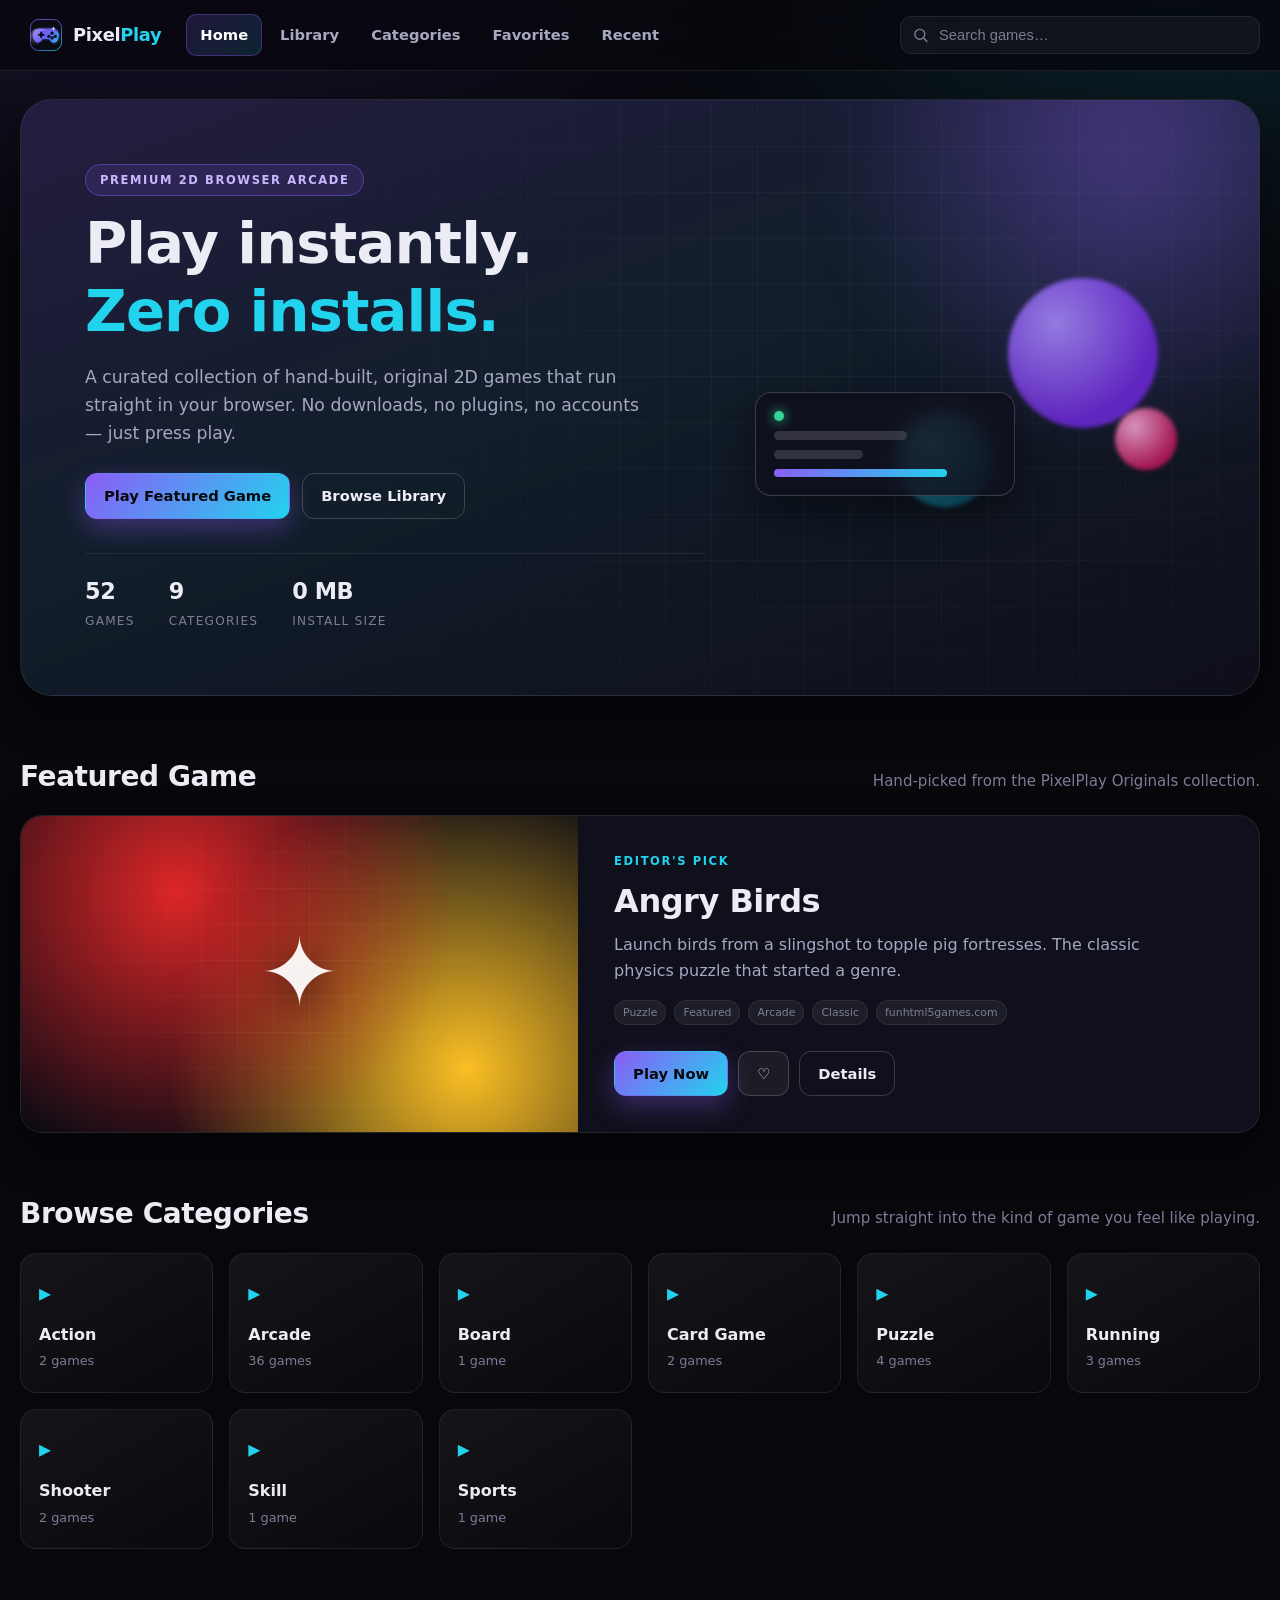
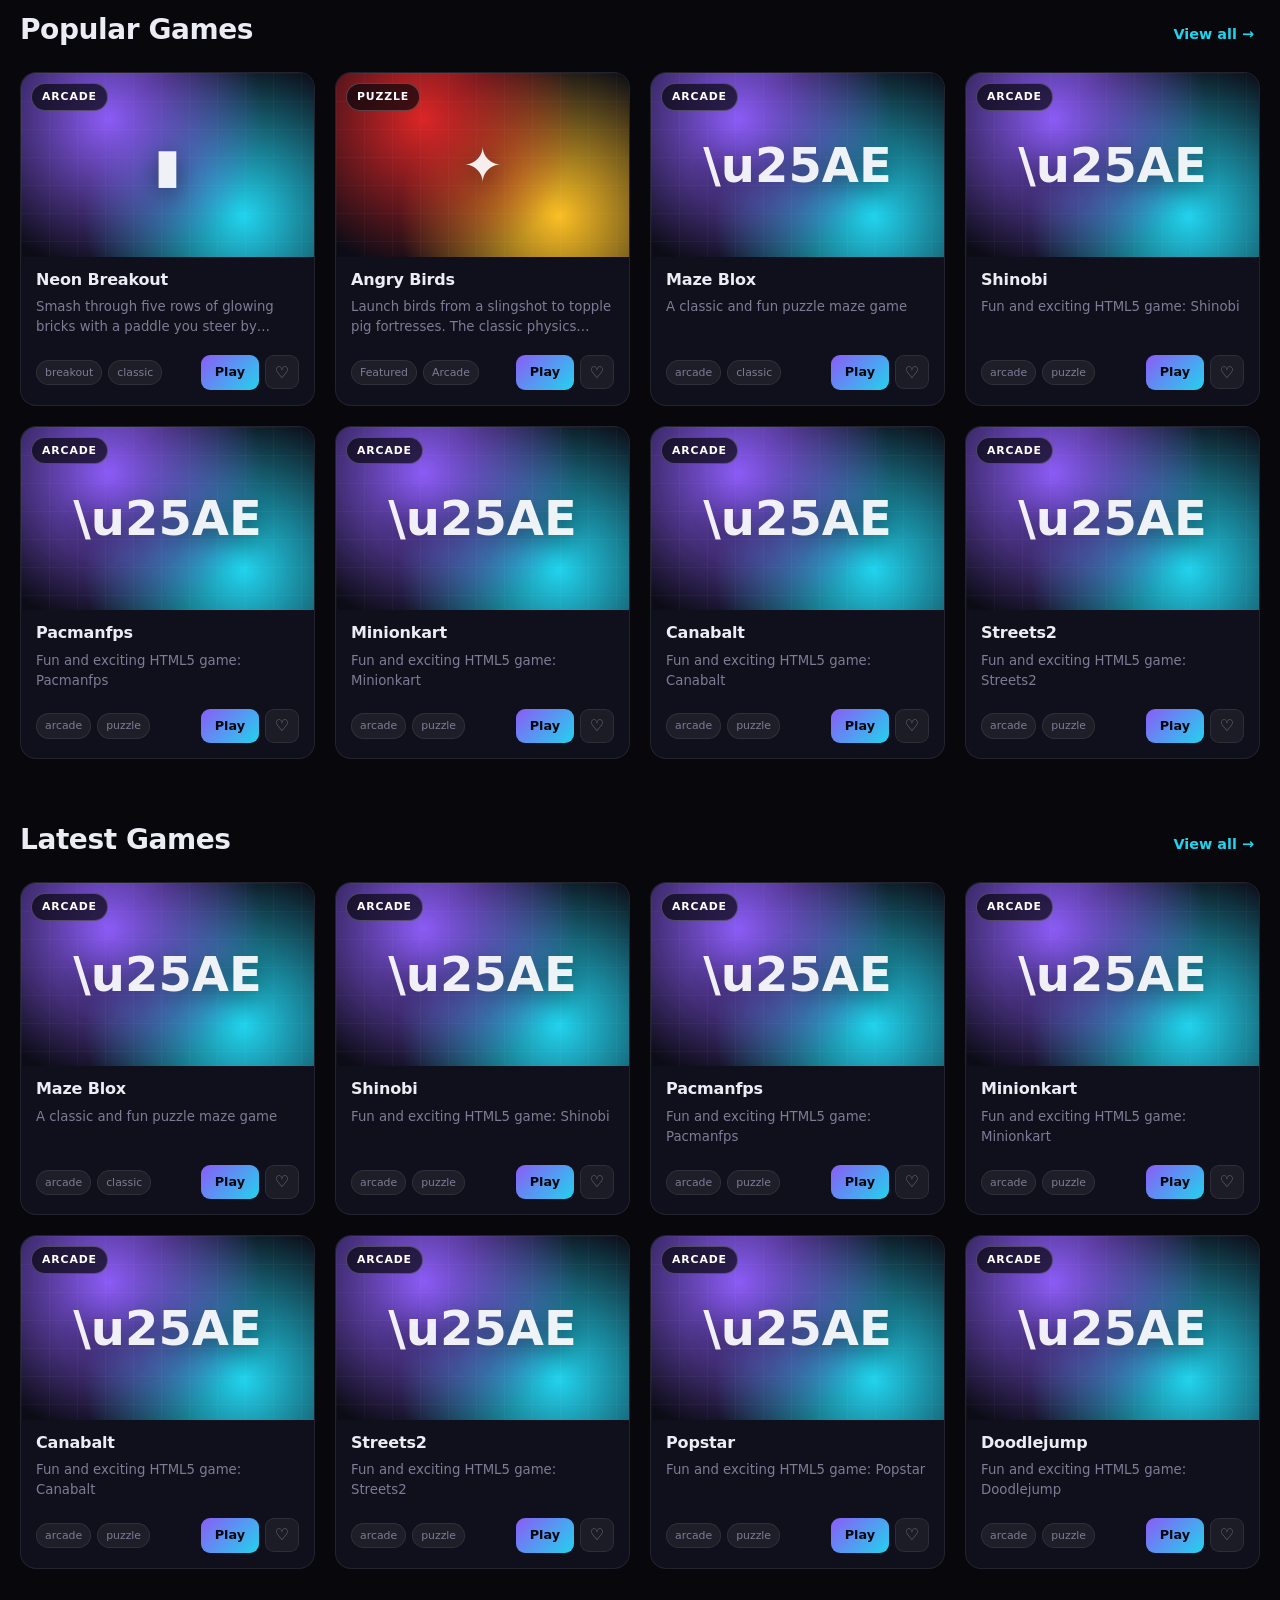
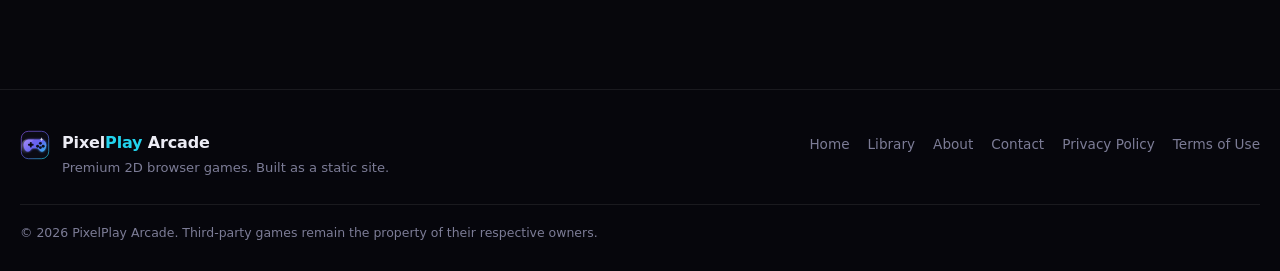
<file: index.html>
<!DOCTYPE html>
<html lang="en">
<head>
<meta charset="utf-8" />
<meta name="viewport" content="width=device-width, initial-scale=1" />
<meta name="theme-color" content="#07070c" />
<title>PixelPlay Arcade — Premium 2D Browser Games</title>
<meta name="description" content="PixelPlay Arcade is a premium, dark-themed browser arcade. Play original 2D games instantly — no installs, no plugins, no downloads." />
<link rel="icon" type="image/svg+xml" href="icon.svg" />
<link rel="stylesheet" href="style.css" />
</head>
<body>
<a class="skip-link" href="#main">Skip to main content</a>

<!-- ============================== HEADER ============================== -->
<header class="site-header" id="site-header">
  <div class="header-inner">
    <button type="button" class="brand" data-nav="home" aria-label="PixelPlay Arcade — go to home">
      <img class="brand-mark" src="icon.svg" alt="" width="34" height="34" />
      <span class="brand-text">Pixel<span class="accent">Play</span></span>
    </button>

    <nav class="primary-nav" id="primary-nav" aria-label="Primary">
      <button type="button" class="nav-link" data-nav="home">Home</button>
      <button type="button" class="nav-link" data-nav="library">Library</button>
      <button type="button" class="nav-link" data-nav="categories">Categories</button>
      <button type="button" class="nav-link" data-nav="favorites">Favorites</button>
      <button type="button" class="nav-link" data-nav="recent">Recent</button>
    </nav>

    <form class="search-form" id="search-form" role="search" autocomplete="off">
      <label class="visually-hidden" for="search-input">Search games</label>
      <svg class="search-icon" viewBox="0 0 24 24" aria-hidden="true" focusable="false">
        <circle cx="11" cy="11" r="7" fill="none" stroke="currentColor" stroke-width="2"/>
        <path d="M16.4 16.4 21 21" fill="none" stroke="currentColor" stroke-width="2" stroke-linecap="round"/>
      </svg>
      <input id="search-input" class="search-input" type="search" placeholder="Search games…" aria-describedby="search-hint" />
      <span id="search-hint" class="visually-hidden">Results update as you type.</span>
      <button type="button" class="search-clear" id="search-clear" aria-label="Clear search" hidden>&times;</button>
    </form>

    <button type="button" class="menu-toggle" id="menu-toggle" aria-expanded="false" aria-controls="primary-nav" aria-label="Toggle navigation menu">
      <span class="menu-bars" aria-hidden="true"></span>
    </button>
  </div>
</header>

<main id="main">

  <!-- ============================== HOME ============================== -->
  <section class="view" data-view="home" id="view-home">

    <section class="hero" aria-labelledby="hero-title">
      <div class="hero-glow" aria-hidden="true"></div>
      <div class="hero-grid-lines" aria-hidden="true"></div>
      <div class="hero-content">
        <p class="eyebrow">Premium 2D Browser Arcade</p>
        <h1 id="hero-title">Play instantly.<br /><span class="accent">Zero installs.</span></h1>
        <p class="hero-copy">
          A curated collection of hand-built, original 2D games that run straight in your browser.
          No downloads, no plugins, no accounts — just press play.
        </p>
        <div class="hero-actions">
          <button type="button" class="btn btn-primary" id="hero-play-featured">Play Featured Game</button>
          <button type="button" class="btn btn-ghost" data-nav="library">Browse Library</button>
        </div>
        <dl class="hero-stats">
          <div><dt>Games</dt><dd id="stat-games">—</dd></div>
          <div><dt>Categories</dt><dd id="stat-categories">—</dd></div>
          <div><dt>Install size</dt><dd>0 MB</dd></div>
        </dl>
      </div>
      <div class="hero-art" aria-hidden="true">
        <div class="orb orb-a"></div>
        <div class="orb orb-b"></div>
        <div class="orb orb-c"></div>
        <div class="art-card">
          <span class="art-dot"></span>
          <span class="art-line w60"></span>
          <span class="art-line w40"></span>
          <span class="art-bar"></span>
        </div>
      </div>
    </section>

    <section class="section" id="featured-section" aria-labelledby="featured-title">
      <header class="section-head">
        <h2 id="featured-title">Featured Game</h2>
        <p class="section-sub">Hand-picked from the PixelPlay Originals collection.</p>
      </header>
      <div id="featured-mount" class="featured-mount" aria-live="polite"></div>
    </section>

    <section class="section" id="categories-section" aria-labelledby="categories-title">
      <header class="section-head">
        <h2 id="categories-title">Browse Categories</h2>
        <p class="section-sub">Jump straight into the kind of game you feel like playing.</p>
      </header>
      <div id="category-grid" class="category-grid"></div>
    </section>

    <section class="section" id="popular-section" aria-labelledby="popular-title">
      <header class="section-head">
        <h2 id="popular-title">Popular Games</h2>
        <button type="button" class="link-btn" data-nav="library">View all &rarr;</button>
      </header>
      <div id="popular-grid" class="game-grid"></div>
    </section>

    <section class="section" id="latest-section" aria-labelledby="latest-title">
      <header class="section-head">
        <h2 id="latest-title">Latest Games</h2>
        <button type="button" class="link-btn" data-nav="library">View all &rarr;</button>
      </header>
      <div id="latest-grid" class="game-grid"></div>
    </section>

  </section>

  <!-- ============================== LIBRARY ============================== -->
  <section class="view" data-view="library" id="view-library" hidden>
    <header class="page-head">
      <h1>Game Library</h1>
      <p class="page-sub" id="library-summary">Loading catalog…</p>
    </header>

    <div class="filter-bar">
      <div class="chips" id="category-chips" role="group" aria-label="Filter games by category"></div>
      <div class="sort-wrap">
        <label for="sort-select">Sort by</label>
        <select id="sort-select" class="select">
          <option value="popular">Most Popular</option>
          <option value="newest">Newest</option>
          <option value="title">A – Z</option>
        </select>
      </div>
    </div>

    <div id="library-status" class="state-block" hidden></div>
    <div id="library-grid" class="game-grid" aria-live="polite"></div>
  </section>

  <!-- ============================== FAVORITES ============================== -->
  <section class="view" data-view="favorites" id="view-favorites" hidden>
    <header class="page-head">
      <h1>Favorites</h1>
      <p class="page-sub">Games you have starred. Saved locally in this browser.</p>
    </header>
    <div id="favorites-empty" class="state-block" hidden>
      <h2>No favorites yet</h2>
      <p>Tap the heart on any game card to save it here.</p>
      <button type="button" class="btn btn-primary" data-nav="library">Browse the library</button>
    </div>
    <div id="favorites-grid" class="game-grid"></div>
  </section>

  <!-- ============================== RECENT ============================== -->
  <section class="view" data-view="recent" id="view-recent" hidden>
    <header class="page-head">
      <h1>Recently Played</h1>
      <p class="page-sub">Your last 12 games, most recent first.</p>
      <button type="button" class="btn btn-ghost btn-sm" id="recent-clear">Clear history</button>
    </header>
    <div id="recent-empty" class="state-block" hidden>
      <h2>Nothing played yet</h2>
      <p>Your play history will appear here after your first game.</p>
      <button type="button" class="btn btn-primary" data-nav="library">Find a game</button>
    </div>
    <div id="recent-grid" class="game-grid"></div>
  </section>

  <!-- ============================== INFO PAGES ============================== -->
  <section class="view" data-view="info" id="view-info" hidden>
    <article class="info-block" data-info="about" hidden>
      <h1>About PixelPlay Arcade</h1>
      <p>PixelPlay Arcade is a static, premium-feeling 2D browser arcade. Every game in the
        <em>PixelPlay Originals</em> collection is an original implementation written directly into this
        website's single JavaScript file — no third-party engines, no tracking, no accounts.</p>
      <h2>How it works</h2>
      <p>The site loads its catalog from a single <code>games.json</code> file. Built-in games run on an
        HTML5 canvas. Authorized third-party games can be embedded as iframes when the provider
        explicitly permits embedding.</p>
      <h2>Our rules</h2>
      <ul>
        <li>We only embed games that explicitly permit embedding.</li>
        <li>We never bypass paywalls, anti-bot protection, or licence restrictions.</li>
        <li>We never republish third-party game files without permission.</li>
      </ul>
    </article>

    <article class="info-block" data-info="contact" hidden>
      <h1>Contact</h1>
      <p>Questions, licensing requests, or a game you would like removed?</p>
      <ul class="contact-list">
        <li><strong>General:</strong> hello@example.com</li>
        <li><strong>Licensing:</strong> licensing@example.com</li>
        <li><strong>Takedown requests:</strong> legal@example.com</li>
      </ul>
      <p class="muted">Replace these placeholder addresses with your own before publishing.
        This is a static site — no contact form is submitted anywhere.</p>
    </article>

    <article class="info-block" data-info="privacy" hidden>
      <h1>Privacy Policy</h1>
      <p>PixelPlay Arcade is a static website. It does not run a backend and does not create accounts.</p>
      <h2>Data we store</h2>
      <p>Your favorites and recently played list are stored in your browser's
        <code>localStorage</code> under the keys <code>pixelplay.favorites.v1</code> and
        <code>pixelplay.recent.v1</code>. This data never leaves your device and can be cleared at any
        time from the Recently Played page or your browser settings.</p>
      <h2>Third-party embeds</h2>
      <p>If a game is provided by a third-party embed, that provider may set its own cookies once you
        start the game. Games are only loaded after you press Play.</p>
      <h2>Analytics</h2>
      <p>This build ships with no analytics or tracking scripts.</p>
    </article>

    <article class="info-block" data-info="terms" hidden>
      <h1>Terms of Use</h1>
      <p>By using PixelPlay Arcade you agree to the following.</p>
      <h2>Licence</h2>
      <p>PixelPlay Originals games are original works published under the licence stated on each
        game's detail panel. Third-party games remain the property of their respective owners and are
        governed by their own terms.</p>
      <h2>Acceptable use</h2>
      <ul>
        <li>Do not attempt to bypass embedding restrictions of third-party providers.</li>
        <li>Do not redistribute third-party game files obtained from this site.</li>
        <li>The service is provided "as is", without warranty of any kind.</li>
      </ul>
      <h2>Changes</h2>
      <p>The catalog and these terms may change at any time as new games are imported.</p>
    </article>
  </section>

  <!-- ============================== GAME PLAYER ============================== -->
  <section class="view view-player" data-view="player" id="view-player" hidden>
    <div class="player-bar">
      <button type="button" class="btn btn-icon" id="player-back" aria-label="Back to library">
        <span aria-hidden="true">&larr;</span> Back
      </button>

      <div class="player-heading">
        <h1 id="player-title">Game</h1>
        <p class="player-meta" id="player-meta"></p>
      </div>

      <div class="player-controls">
        <button type="button" class="btn btn-primary" id="btn-play">Play</button>
        <button type="button" class="btn" id="btn-pause" disabled title="Pause is only available for built-in canvas games">Pause</button>
        <button type="button" class="btn" id="btn-restart">Restart</button>
        <button type="button" class="btn" id="btn-fullscreen">Fullscreen</button>
        <button type="button" class="btn btn-icon fav-btn" id="btn-favorite" aria-pressed="false" aria-label="Add to favorites">
          <span aria-hidden="true">&#9825;</span>
        </button>
      </div>
    </div>

    <div class="player-layout">
      <div class="player-main">
        <div class="stage" id="player-stage">
          <div class="stage-mount" id="game-mount"></div>

          <div class="stage-hud" id="stage-hud" hidden>
            <span class="hud-item">Score <b id="hud-score">0</b></span>
            <span class="hud-item hud-status" id="hud-status" aria-live="polite">Ready</span>
          </div>

          <div class="stage-overlay" id="stage-overlay">
            <div class="overlay-inner">
              <h2 id="overlay-title">Ready to play?</h2>
              <p id="overlay-text">Press Play to start the game.</p>
              <button type="button" class="btn btn-primary" id="overlay-action">Play</button>
            </div>
          </div>
        </div>
        <p class="stage-hint" id="stage-hint"></p>
      </div>

      <aside class="player-side">
        <section class="panel">
          <h2>How to play</h2>
          <div id="player-instructions" class="panel-body"></div>
        </section>

        <section class="panel">
          <h2>Game details</h2>
          <dl id="player-details" class="details-list"></dl>
        </section>

        <section class="panel">
          <h2>Related games</h2>
          <div id="related-grid" class="game-grid game-grid-sm"></div>
        </section>
      </aside>
    </div>
  </section>

</main>

<!-- ============================== FOOTER ============================== -->
<footer class="site-footer">
  <div class="footer-inner">
    <div class="footer-brand">
      <img src="icon.svg" alt="" width="30" height="30" />
      <div>
        <p class="footer-title">Pixel<span class="accent">Play</span> Arcade</p>
        <p class="footer-note">Premium 2D browser games. Built as a static site.</p>
      </div>
    </div>

    <nav class="footer-nav" aria-label="Footer">
      <button type="button" class="footer-link" data-nav="home">Home</button>
      <button type="button" class="footer-link" data-nav="library">Library</button>
      <button type="button" class="footer-link" data-nav="info" data-info="about">About</button>
      <button type="button" class="footer-link" data-nav="info" data-info="contact">Contact</button>
      <button type="button" class="footer-link" data-nav="info" data-info="privacy">Privacy Policy</button>
      <button type="button" class="footer-link" data-nav="info" data-info="terms">Terms of Use</button>
    </nav>
  </div>
  <p class="footer-legal">&copy; <span id="year">2025</span> PixelPlay Arcade. Third-party games remain the property of their respective owners.</p>
</footer>

<div id="toast-container" class="toast-container" role="status" aria-live="polite" aria-atomic="false"></div>

<noscript>
  <div class="noscript-banner">PixelPlay Arcade needs JavaScript enabled to load the catalog and run games.</div>
</noscript>

<script src="script.js" defer></script>
</body>
</html>
</file>
<file: style.css>
/* ==========================================================================
   PixelPlay Arcade — style.css
   Single stylesheet for the whole site: tokens, layout, components,
   player, animations, responsive breakpoints and state styles.
   ========================================================================== */

/* ---------- 1. Design tokens ---------- */
:root {
  --bg: #07070c;
  --bg-soft: #0b0b14;
  --surface: #10101c;
  --surface-2: #15152a;
  --surface-3: #1b1b33;

  --border: rgba(255, 255, 255, 0.08);
  --border-strong: rgba(255, 255, 255, 0.18);

  --text: #ececf5;
  --text-dim: #a7a7c2;
  --text-mute: #7c7c96;

  --accent: #8b5cf6;
  --accent-2: #22d3ee;
  --accent-3: #f472b6;
  --good: #34d399;
  --warn: #fbbf24;
  --bad: #f87171;

  --grad: linear-gradient(135deg, var(--accent) 0%, var(--accent-2) 100%);
  --grad-soft: linear-gradient(135deg, rgba(139, 92, 246, 0.18), rgba(34, 211, 238, 0.14));

  --radius-sm: 10px;
  --radius: 16px;
  --radius-lg: 22px;

  --shadow: 0 18px 40px rgba(0, 0, 0, 0.45);
  --shadow-lg: 0 30px 80px rgba(0, 0, 0, 0.65);

  --header-h: 70px;
  --max: 1360px;
  --ease: cubic-bezier(0.22, 0.61, 0.36, 1);

  --font: "Inter", "Segoe UI", system-ui, -apple-system, "Helvetica Neue", Arial, sans-serif;
  --mono: ui-monospace, "SF Mono", "Cascadia Mono", "Roboto Mono", Menlo, Consolas, monospace;
}

/* ---------- 2. Reset & base ---------- */
*,
*::before,
*::after { box-sizing: border-box; }

html { -webkit-text-size-adjust: 100%; scroll-behavior: smooth; }

body {
  margin: 0;
  min-height: 100vh;
  font-family: var(--font);
  font-size: 16px;
  line-height: 1.6;
  color: var(--text);
  background:
    radial-gradient(1100px 600px at 12% -10%, rgba(139, 92, 246, 0.16), transparent 60%),
    radial-gradient(900px 520px at 92% 0%, rgba(34, 211, 238, 0.12), transparent 62%),
    var(--bg);
  background-attachment: fixed;
  -webkit-font-smoothing: antialiased;
  text-rendering: optimizeLegibility;
}

img, svg, canvas { display: block; max-width: 100%; }

h1, h2, h3, h4 { margin: 0 0 0.4em; line-height: 1.18; letter-spacing: -0.015em; font-weight: 700; }
h1 { font-size: clamp(1.75rem, 1.1rem + 2.6vw, 3rem); }
h2 { font-size: clamp(1.25rem, 1rem + 1.1vw, 1.75rem); }
h3 { font-size: 1.05rem; }
p { margin: 0 0 1em; }
p:last-child { margin-bottom: 0; }

a { color: var(--accent-2); }

code {
  font-family: var(--mono);
  font-size: 0.88em;
  background: rgba(255, 255, 255, 0.06);
  border: 1px solid var(--border);
  border-radius: 6px;
  padding: 0.1em 0.4em;
}

button { font: inherit; color: inherit; }

[hidden] { display: none !important; }

.visually-hidden {
  position: absolute !important;
  width: 1px; height: 1px;
  padding: 0; margin: -1px;
  overflow: hidden; clip: rect(0 0 0 0);
  white-space: nowrap; border: 0;
}

.skip-link {
  position: absolute;
  top: -100px; left: 12px;
  z-index: 200;
  padding: 10px 16px;
  border-radius: var(--radius-sm);
  background: var(--accent);
  color: #fff;
  font-weight: 600;
  text-decoration: none;
  transition: top 0.2s var(--ease);
}
.skip-link:focus { top: 12px; }

:focus-visible {
  outline: 2px solid var(--accent-2);
  outline-offset: 3px;
  border-radius: 6px;
}

.muted { color: var(--text-mute); }
.accent { color: var(--accent-2); }

/* ---------- 3. Header ---------- */
.site-header {
  position: sticky;
  top: 0;
  z-index: 100;
  background: rgba(7, 7, 12, 0.78);
  backdrop-filter: blur(16px) saturate(140%);
  -webkit-backdrop-filter: blur(16px) saturate(140%);
  border-bottom: 1px solid var(--border);
}

.header-inner {
  max-width: var(--max);
  margin: 0 auto;
  min-height: var(--header-h);
  padding: 10px 20px;
  display: flex;
  align-items: center;
  gap: 16px;
}

.brand {
  display: inline-flex;
  align-items: center;
  gap: 10px;
  padding: 6px 8px;
  border: 1px solid transparent;
  border-radius: 12px;
  background: transparent;
  cursor: pointer;
  transition: border-color 0.2s var(--ease), background 0.2s var(--ease);
  flex: 0 0 auto;
}
.brand:hover { background: rgba(255, 255, 255, 0.04); border-color: var(--border); }

.brand-mark { width: 34px; height: 34px; flex: 0 0 auto; }

.brand-text {
  font-size: 1.12rem;
  font-weight: 800;
  letter-spacing: -0.02em;
  white-space: nowrap;
}

.primary-nav {
  display: flex;
  align-items: center;
  gap: 4px;
  flex: 0 1 auto;
}

.nav-link {
  border: 1px solid transparent;
  background: transparent;
  color: var(--text-dim);
  padding: 8px 13px;
  border-radius: 10px;
  font-size: 0.92rem;
  font-weight: 600;
  cursor: pointer;
  white-space: nowrap;
  transition: color 0.18s var(--ease), background 0.18s var(--ease), border-color 0.18s var(--ease);
}
.nav-link:hover { color: var(--text); background: rgba(255, 255, 255, 0.05); }
.nav-link.is-active {
  color: #fff;
  background: var(--grad-soft);
  border-color: rgba(139, 92, 246, 0.35);
}

.search-form {
  position: relative;
  margin-left: auto;
  flex: 1 1 240px;
  max-width: 360px;
  min-width: 150px;
}

.search-icon {
  position: absolute;
  left: 12px; top: 50%;
  transform: translateY(-50%);
  width: 17px; height: 17px;
  color: var(--text-mute);
  pointer-events: none;
}

.search-input {
  width: 100%;
  padding: 10px 38px 10px 38px;
  border-radius: 12px;
  border: 1px solid var(--border);
  background: rgba(255, 255, 255, 0.045);
  color: var(--text);
  font-size: 0.92rem;
  transition: border-color 0.2s var(--ease), background 0.2s var(--ease), box-shadow 0.2s var(--ease);
}
.search-input::placeholder { color: var(--text-mute); }
.search-input:focus {
  outline: none;
  border-color: rgba(139, 92, 246, 0.6);
  background: rgba(255, 255, 255, 0.07);
  box-shadow: 0 0 0 4px rgba(139, 92, 246, 0.14);
}
.search-input::-webkit-search-cancel-button { display: none; }

.search-clear {
  position: absolute;
  right: 8px; top: 50%;
  transform: translateY(-50%);
  width: 26px; height: 26px;
  display: grid; place-items: center;
  border: 0; border-radius: 8px;
  background: rgba(255, 255, 255, 0.08);
  color: var(--text-dim);
  font-size: 1.05rem;
  line-height: 1;
  cursor: pointer;
}
.search-clear:hover { color: #fff; background: rgba(255, 255, 255, 0.16); }

.menu-toggle {
  display: none;
  width: 42px; height: 42px;
  border-radius: 12px;
  border: 1px solid var(--border);
  background: rgba(255, 255, 255, 0.04);
  cursor: pointer;
  padding: 0;
  place-items: center;
}
.menu-bars,
.menu-bars::before,
.menu-bars::after {
  display: block;
  width: 18px; height: 2px;
  border-radius: 2px;
  background: var(--text);
  transition: transform 0.25s var(--ease), opacity 0.2s var(--ease);
}
.menu-bars::before,
.menu-bars::after { content: ""; position: relative; }
.menu-bars::before { top: -6px; }
.menu-bars::after { top: 4px; }
.menu-toggle[aria-expanded="true"] .menu-bars { background: transparent; }
.menu-toggle[aria-expanded="true"] .menu-bars::before { transform: translateY(6px) rotate(45deg); }
.menu-toggle[aria-expanded="true"] .menu-bars::after { transform: translateY(-6px) rotate(-45deg); }

/* ---------- 4. Layout ---------- */
main {
  max-width: var(--max);
  margin: 0 auto;
  padding: 0 20px 80px;
}

.view { animation: viewIn 0.32s var(--ease) both; }

@keyframes viewIn {
  from { opacity: 0; transform: translateY(10px); }
  to { opacity: 1; transform: none; }
}

.section { margin-top: 64px; }

.section-head {
  display: flex;
  align-items: baseline;
  justify-content: space-between;
  gap: 16px;
  flex-wrap: wrap;
  margin-bottom: 22px;
}
.section-head h2 { margin: 0; }
.section-sub { margin: 0; color: var(--text-mute); font-size: 0.94rem; }

.page-head {
  padding: 44px 0 10px;
  display: flex;
  flex-direction: column;
  align-items: flex-start;
  gap: 6px;
}
.page-head h1 { margin: 0; }
.page-sub { color: var(--text-mute); margin: 0; }
.page-head .btn { margin-top: 12px; }

/* ---------- 5. Buttons ---------- */
.btn {
  display: inline-flex;
  align-items: center;
  justify-content: center;
  gap: 8px;
  padding: 10px 18px;
  border-radius: 12px;
  border: 1px solid var(--border-strong);
  background: rgba(255, 255, 255, 0.05);
  color: var(--text);
  font-size: 0.92rem;
  font-weight: 600;
  cursor: pointer;
  white-space: nowrap;
  transition: transform 0.16s var(--ease), background 0.18s var(--ease),
              border-color 0.18s var(--ease), box-shadow 0.18s var(--ease), opacity 0.18s var(--ease);
}
.btn:hover:not(:disabled) { background: rgba(255, 255, 255, 0.1); border-color: var(--border-strong); transform: translateY(-1px); }
.btn:active:not(:disabled) { transform: translateY(0); }
.btn:disabled { opacity: 0.38; cursor: not-allowed; }

.btn-primary {
  background: var(--grad);
  border-color: transparent;
  color: #08080f;
  font-weight: 800;
  box-shadow: 0 10px 26px rgba(139, 92, 246, 0.35);
}
.btn-primary:hover:not(:disabled) {
  background: var(--grad);
  box-shadow: 0 14px 34px rgba(139, 92, 246, 0.5);
  filter: brightness(1.06);
}

.btn-ghost { background: transparent; }
.btn-sm { padding: 7px 13px; font-size: 0.84rem; }

.btn-icon { padding: 10px 13px; }

.link-btn {
  border: 0;
  background: transparent;
  color: var(--accent-2);
  font-size: 0.9rem;
  font-weight: 600;
  cursor: pointer;
  padding: 4px 6px;
  border-radius: 8px;
}
.link-btn:hover { text-decoration: underline; }

/* ---------- 6. Hero ---------- */
.hero {
  position: relative;
  margin-top: 28px;
  padding: clamp(32px, 5vw, 68px);
  border-radius: clamp(20px, 3vw, 32px);
  border: 1px solid var(--border);
  background:
    linear-gradient(160deg, rgba(139, 92, 246, 0.16), rgba(34, 211, 238, 0.07) 46%, rgba(7, 7, 12, 0.2)),
    var(--surface);
  overflow: hidden;
  display: grid;
  grid-template-columns: minmax(0, 1.15fr) minmax(0, 0.85fr);
  gap: 32px;
  align-items: center;
  box-shadow: var(--shadow);
}

.hero-glow {
  position: absolute;
  width: 620px; height: 620px;
  right: -180px; top: -260px;
  background: radial-gradient(circle, rgba(139, 92, 246, 0.4), transparent 68%);
  filter: blur(30px);
  pointer-events: none;
}

.hero-grid-lines {
  position: absolute;
  inset: 0;
  background-image:
    linear-gradient(rgba(255, 255, 255, 0.045) 1px, transparent 1px),
    linear-gradient(90deg, rgba(255, 255, 255, 0.045) 1px, transparent 1px);
  background-size: 46px 46px;
  mask-image: radial-gradient(circle at 70% 40%, #000 0%, transparent 78%);
  -webkit-mask-image: radial-gradient(circle at 70% 40%, #000 0%, transparent 78%);
  pointer-events: none;
}

.hero-content { position: relative; z-index: 2; }

.eyebrow {
  display: inline-block;
  margin: 0 0 14px;
  padding: 6px 14px;
  border-radius: 999px;
  border: 1px solid rgba(139, 92, 246, 0.45);
  background: rgba(139, 92, 246, 0.14);
  color: #c9b8ff;
  font-size: 0.72rem;
  font-weight: 700;
  letter-spacing: 0.14em;
  text-transform: uppercase;
}

.hero h1 { margin-bottom: 18px; font-size: clamp(2rem, 1.1rem + 3.4vw, 3.6rem); }

.hero-copy {
  max-width: 52ch;
  color: var(--text-dim);
  font-size: clamp(0.98rem, 0.92rem + 0.2vw, 1.08rem);
}

.hero-actions {
  display: flex;
  flex-wrap: wrap;
  gap: 12px;
  margin-top: 26px;
}

.hero-stats {
  display: flex;
  flex-wrap: wrap;
  gap: 34px;
  margin: 34px 0 0;
  padding: 20px 0 0;
  border-top: 1px solid var(--border);
}
.hero-stats div { display: flex; flex-direction: column-reverse; gap: 2px; }
.hero-stats dt { color: var(--text-mute); font-size: 0.76rem; text-transform: uppercase; letter-spacing: 0.1em; }
.hero-stats dd { margin: 0; font-size: 1.4rem; font-weight: 800; letter-spacing: -0.02em; }

.hero-art { position: relative; min-height: 260px; z-index: 1; }

.orb {
  position: absolute;
  border-radius: 50%;
  filter: blur(2px);
  opacity: 0.85;
  animation: float 7s var(--ease) infinite alternate;
}
.orb-a { width: 150px; height: 150px; top: 4%; right: 8%; background: radial-gradient(circle at 32% 30%, #a78bfa, #6d28d9 68%); }
.orb-b { width: 96px; height: 96px; bottom: 8%; right: 44%; background: radial-gradient(circle at 32% 30%, #67e8f9, #0e7490 70%); animation-delay: -2.2s; }
.orb-c { width: 62px; height: 62px; top: 54%; right: 4%; background: radial-gradient(circle at 32% 30%, #f9a8d4, #be185d 70%); animation-delay: -4.1s; }

@keyframes float {
  from { transform: translate3d(0, 0, 0); }
  to { transform: translate3d(-12px, -22px, 0); }
}

.art-card {
  position: absolute;
  left: 4%; bottom: 12%;
  width: min(260px, 82%);
  padding: 18px;
  border-radius: var(--radius);
  border: 1px solid var(--border-strong);
  background: rgba(16, 16, 28, 0.86);
  backdrop-filter: blur(10px);
  box-shadow: var(--shadow);
  display: grid;
  gap: 10px;
}
.art-dot { width: 10px; height: 10px; border-radius: 50%; background: var(--good); box-shadow: 0 0 12px var(--good); }
.art-line { display: block; height: 9px; border-radius: 5px; background: rgba(255, 255, 255, 0.14); }
.art-line.w60 { width: 60%; }
.art-line.w40 { width: 40%; }
.art-bar { display: block; height: 8px; border-radius: 5px; background: var(--grad); width: 78%; }

/* ---------- 7. Cards & grids ---------- */
.game-grid {
  display: grid;
  grid-template-columns: repeat(auto-fill, minmax(248px, 1fr));
  gap: 20px;
}
.game-grid-sm { grid-template-columns: repeat(auto-fill, minmax(140px, 1fr)); gap: 12px; }

.game-card {
  position: relative;
  display: flex;
  flex-direction: column;
  border-radius: var(--radius);
  border: 1px solid var(--border);
  background: var(--surface);
  overflow: hidden;
  transition: transform 0.22s var(--ease), border-color 0.22s var(--ease), box-shadow 0.22s var(--ease);
}
.game-card:hover {
  transform: translateY(-4px);
  border-color: rgba(139, 92, 246, 0.45);
  box-shadow: var(--shadow);
}
.game-card:focus-within { border-color: rgba(34, 211, 238, 0.55); }

.card-thumb {
  position: relative;
  display: block;
  width: 100%;
  aspect-ratio: 16 / 10;
  padding: 0;
  border: 0;
  cursor: pointer;
  overflow: hidden;
  background:
    radial-gradient(circle at 30% 25%, var(--c1, #8b5cf6), transparent 62%),
    radial-gradient(circle at 76% 78%, var(--c2, #22d3ee), transparent 60%),
    #0c0c16;
  color: #fff;
}
.card-thumb::after {
  content: "";
  position: absolute;
  inset: 0;
  background-image:
    linear-gradient(rgba(255, 255, 255, 0.05) 1px, transparent 1px),
    linear-gradient(90deg, rgba(255, 255, 255, 0.05) 1px, transparent 1px);
  background-size: 28px 28px;
  opacity: 0.6;
  pointer-events: none;
}
.card-thumb img {
  position: absolute;
  inset: 0;
  width: 100%; height: 100%;
  object-fit: cover;
  z-index: 1;
}

.thumb-glyph {
  position: absolute;
  inset: 0;
  display: grid;
  place-items: center;
  font-size: clamp(2rem, 6vw, 3rem);
  font-weight: 800;
  color: rgba(255, 255, 255, 0.92);
  text-shadow: 0 6px 26px rgba(0, 0, 0, 0.55);
  z-index: 0;
  transition: transform 0.3s var(--ease);
}
.card-thumb:hover .thumb-glyph { transform: scale(1.08); }

.card-badge {
  position: absolute;
  left: 10px; top: 10px;
  z-index: 2;
  padding: 4px 10px;
  border-radius: 999px;
  border: 1px solid rgba(255, 255, 255, 0.22);
  background: rgba(7, 7, 12, 0.7);
  backdrop-filter: blur(6px);
  font-size: 0.68rem;
  font-weight: 700;
  letter-spacing: 0.08em;
  text-transform: uppercase;
}

.card-body {
  display: flex;
  flex-direction: column;
  gap: 8px;
  padding: 14px 15px 15px;
  flex: 1 1 auto;
}

.card-title {
  margin: 0;
  font-size: 1rem;
  font-weight: 700;
  letter-spacing: -0.01em;
}

.card-desc {
  margin: 0;
  color: var(--text-mute);
  font-size: 0.83rem;
  line-height: 1.5;
  display: -webkit-box;
  -webkit-line-clamp: 2;
  -webkit-box-orient: vertical;
  overflow: hidden;
}

.card-foot {
  display: flex;
  align-items: center;
  justify-content: space-between;
  gap: 10px;
  margin-top: auto;
  padding-top: 10px;
}

.card-tags {
  display: flex;
  gap: 6px;
  flex-wrap: wrap;
  min-width: 0;
}
.tag {
  padding: 3px 8px;
  border-radius: 999px;
  background: rgba(255, 255, 255, 0.06);
  border: 1px solid var(--border);
  color: var(--text-mute);
  font-size: 0.68rem;
  white-space: nowrap;
}

.card-actions { display: flex; gap: 6px; flex: 0 0 auto; }

.card-play {
  padding: 7px 14px;
  border-radius: 9px;
  border: 0;
  background: var(--grad);
  color: #08080f;
  font-size: 0.8rem;
  font-weight: 800;
  cursor: pointer;
  transition: filter 0.18s var(--ease), transform 0.16s var(--ease);
}
.card-play:hover { filter: brightness(1.1); transform: translateY(-1px); }

.card-fav {
  width: 34px; height: 34px;
  display: grid; place-items: center;
  border-radius: 9px;
  border: 1px solid var(--border);
  background: rgba(255, 255, 255, 0.05);
  color: var(--text-mute);
  font-size: 1rem;
  cursor: pointer;
  transition: color 0.18s var(--ease), background 0.18s var(--ease), border-color 0.18s var(--ease);
}
.card-fav:hover { color: var(--accent-3); background: rgba(244, 114, 182, 0.14); }
.card-fav[aria-pressed="true"] {
  color: var(--accent-3);
  border-color: rgba(244, 114, 182, 0.5);
  background: rgba(244, 114, 182, 0.18);
}

/* small variant used in related games */
.game-grid-sm .card-body { padding: 10px 11px; gap: 4px; }
.game-grid-sm .card-title { font-size: 0.84rem; }
.game-grid-sm .card-desc,
.game-grid-sm .card-tags { display: none; }
.game-grid-sm .card-play { padding: 5px 10px; font-size: 0.72rem; }
.game-grid-sm .card-fav { width: 28px; height: 28px; font-size: 0.85rem; }

/* ---------- 8. Featured ---------- */
.featured-mount { display: block; }

.featured-card {
  display: grid;
  grid-template-columns: minmax(0, 0.9fr) minmax(0, 1.1fr);
  gap: 0;
  border-radius: var(--radius-lg);
  border: 1px solid var(--border);
  background: var(--surface);
  overflow: hidden;
  box-shadow: var(--shadow);
}

.featured-art {
  position: relative;
  min-height: 260px;
  background:
    radial-gradient(circle at 28% 24%, var(--c1, #8b5cf6), transparent 60%),
    radial-gradient(circle at 80% 80%, var(--c2, #22d3ee), transparent 58%),
    #0a0a14;
  display: grid;
  place-items: center;
}
.featured-art::after {
  content: "";
  position: absolute;
  inset: 0;
  background-image:
    linear-gradient(rgba(255, 255, 255, 0.06) 1px, transparent 1px),
    linear-gradient(90deg, rgba(255, 255, 255, 0.06) 1px, transparent 1px);
  background-size: 36px 36px;
  mask-image: radial-gradient(circle at 50% 50%, #000, transparent 82%);
  -webkit-mask-image: radial-gradient(circle at 50% 50%, #000, transparent 82%);
}
.featured-glyph {
  position: relative;
  z-index: 1;
  font-size: clamp(3.4rem, 9vw, 6rem);
  font-weight: 800;
  color: rgba(255, 255, 255, 0.94);
  text-shadow: 0 10px 40px rgba(0, 0, 0, 0.6);
}

.featured-info {
  padding: clamp(22px, 3vw, 36px);
  display: flex;
  flex-direction: column;
  gap: 12px;
}

.featured-kicker {
  margin: 0;
  font-size: 0.72rem;
  font-weight: 700;
  letter-spacing: 0.14em;
  text-transform: uppercase;
  color: var(--accent-2);
}
.featured-info h3 { margin: 0; font-size: clamp(1.4rem, 1rem + 1.4vw, 2rem); }
.featured-info .featured-desc { color: var(--text-dim); margin: 0; max-width: 56ch; }

.featured-meta { display: flex; flex-wrap: wrap; gap: 8px; margin: 4px 0 0; }
.featured-actions { display: flex; flex-wrap: wrap; gap: 10px; margin-top: auto; padding-top: 14px; }

/* ---------- 9. Categories ---------- */
.category-grid {
  display: grid;
  grid-template-columns: repeat(auto-fill, minmax(190px, 1fr));
  gap: 16px;
}

.category-card {
  position: relative;
  display: flex;
  flex-direction: column;
  align-items: flex-start;
  gap: 4px;
  padding: 20px 18px;
  border-radius: var(--radius);
  border: 1px solid var(--border);
  background: linear-gradient(150deg, rgba(255, 255, 255, 0.055), rgba(255, 255, 255, 0.012));
  cursor: pointer;
  text-align: left;
  transition: transform 0.2s var(--ease), border-color 0.2s var(--ease), background 0.2s var(--ease);
}
.category-card:hover {
  transform: translateY(-3px);
  border-color: rgba(34, 211, 238, 0.45);
  background: linear-gradient(150deg, rgba(34, 211, 238, 0.14), rgba(139, 92, 246, 0.08));
}
.category-card .cat-name { font-weight: 700; font-size: 1rem; }
.category-card .cat-count { color: var(--text-mute); font-size: 0.8rem; }
.category-card .cat-icon {
  font-size: 1.5rem;
  margin-bottom: 6px;
  color: var(--accent-2);
}

/* ---------- 10. Filter bar ---------- */
.filter-bar {
  display: flex;
  align-items: center;
  justify-content: space-between;
  gap: 16px;
  flex-wrap: wrap;
  padding: 18px 0 22px;
  border-bottom: 1px solid var(--border);
  margin-bottom: 26px;
}

.chips { display: flex; gap: 8px; flex-wrap: wrap; }

.chip {
  padding: 7px 15px;
  border-radius: 999px;
  border: 1px solid var(--border);
  background: rgba(255, 255, 255, 0.04);
  color: var(--text-dim);
  font-size: 0.84rem;
  font-weight: 600;
  cursor: pointer;
  transition: all 0.18s var(--ease);
}
.chip:hover { color: var(--text); border-color: var(--border-strong); }
.chip.is-active {
  color: #08080f;
  background: var(--grad);
  border-color: transparent;
  box-shadow: 0 8px 20px rgba(139, 92, 246, 0.32);
}

.sort-wrap { display: flex; align-items: center; gap: 8px; }
.sort-wrap label { color: var(--text-mute); font-size: 0.82rem; }

.select {
  appearance: none;
  padding: 8px 34px 8px 13px;
  border-radius: 10px;
  border: 1px solid var(--border);
  background:
    url("data:image/svg+xml,%3Csvg xmlns='http://www.w3.org/2000/svg' width='12' height='8' viewBox='0 0 12 8'%3E%3Cpath d='M1 1.5 6 6.5l5-5' fill='none' stroke='%23a7a7c2' stroke-width='1.8' stroke-linecap='round' stroke-linejoin='round'/%3E%3C/svg%3E")
    no-repeat right 12px center,
    rgba(255, 255, 255, 0.05);
  color: var(--text);
  font-size: 0.86rem;
  cursor: pointer;
}
.select:focus { outline: none; border-color: rgba(139, 92, 246, 0.6); box-shadow: 0 0 0 4px rgba(139, 92, 246, 0.14); }

/* ---------- 11. State blocks ---------- */
.state-block {
  padding: 44px 24px;
  border-radius: var(--radius);
  border: 1px dashed var(--border-strong);
  background: rgba(255, 255, 255, 0.022);
  text-align: center;
  color: var(--text-dim);
  margin-bottom: 24px;
}
.state-block h2 { font-size: 1.1rem; margin-bottom: 6px; color: var(--text); }
.state-block p { color: var(--text-mute); max-width: 46ch; margin: 0 auto 16px; }
.state-block.is-error { border-color: rgba(248, 113, 113, 0.5); background: rgba(248, 113, 113, 0.07); }
.state-block.is-error h2 { color: #fecaca; }

.loader {
  display: inline-block;
  width: 18px; height: 18px;
  margin-right: 8px;
  vertical-align: -3px;
  border-radius: 50%;
  border: 2px solid rgba(255, 255, 255, 0.18);
  border-top-color: var(--accent-2);
  animation: spin 0.7s linear infinite;
}
@keyframes spin { to { transform: rotate(360deg); } }

/* ---------- 12. Info pages ---------- */
.info-block {
  max-width: 78ch;
  padding: 44px 0 0;
  animation: viewIn 0.3s var(--ease) both;
}
.info-block h1 { margin-bottom: 20px; }
.info-block h2 { margin-top: 32px; font-size: 1.15rem; color: var(--accent-2); }
.info-block ul { padding-left: 22px; color: var(--text-dim); }
.info-block li { margin-bottom: 8px; }
.info-block p { color: var(--text-dim); }
.contact-list { list-style: none; padding: 0; }
.contact-list li {
  padding: 12px 16px;
  margin-bottom: 8px;
  border-radius: var(--radius-sm);
  border: 1px solid var(--border);
  background: rgba(255, 255, 255, 0.035);
  color: var(--text-dim);
}
.contact-list strong { color: var(--text); }

/* ---------- 13. Player ---------- */
.player-bar {
  display: flex;
  align-items: center;
  gap: 16px;
  flex-wrap: wrap;
  padding: 22px 0 18px;
  border-bottom: 1px solid var(--border);
}

.player-heading { flex: 1 1 220px; min-width: 0; }
.player-heading h1 { margin: 0; font-size: clamp(1.2rem, 1rem + 1vw, 1.75rem); }
.player-meta { margin: 3px 0 0; color: var(--text-mute); font-size: 0.82rem; }

.player-controls { display: flex; flex-wrap: wrap; gap: 8px; }

.fav-btn[aria-pressed="true"] { color: var(--accent-3); border-color: rgba(244, 114, 182, 0.55); background: rgba(244, 114, 182, 0.16); }

.player-layout {
  display: grid;
  grid-template-columns: minmax(0, 1fr) 340px;
  gap: 24px;
  align-items: start;
  padding-top: 24px;
}

.player-main { min-width: 0; }

.stage {
  position: relative;
  width: 100%;
  aspect-ratio: 16 / 9;
  border-radius: var(--radius);
  border: 1px solid var(--border-strong);
  background: #05050a;
  overflow: hidden;
  box-shadow: var(--shadow-lg);
}

.stage:fullscreen,
.stage:-webkit-full-screen {
  width: 100vw;
  height: 100vh;
  aspect-ratio: auto;
  border-radius: 0;
  border: 0;
}

.stage-mount { position: absolute; inset: 0; }

.stage-mount canvas.game-canvas {
  width: 100%;
  height: 100%;
  display: block;
  touch-action: none;
  outline: none;
}

.stage-mount iframe.game-frame {
  width: 100%;
  height: 100%;
  display: block;
  border: 0;
  background: #000;
}

.stage-hud {
  position: absolute;
  top: 0; left: 0; right: 0;
  z-index: 3;
  display: flex;
  align-items: center;
  justify-content: space-between;
  gap: 12px;
  padding: 10px 14px;
  pointer-events: none;
  background: linear-gradient(to bottom, rgba(5, 5, 10, 0.78), transparent);
  font-size: 0.78rem;
}
.hud-item { color: var(--text-dim); font-weight: 600; letter-spacing: 0.04em; }
.hud-item b { color: #fff; font-size: 0.95rem; margin-left: 4px; }
.hud-status { color: var(--accent-2); text-transform: uppercase; letter-spacing: 0.1em; font-size: 0.7rem; }

.stage-overlay {
  position: absolute;
  inset: 0;
  z-index: 4;
  display: grid;
  place-items: center;
  padding: 20px;
  text-align: center;
  background: rgba(5, 5, 10, 0.82);
  backdrop-filter: blur(8px);
  -webkit-backdrop-filter: blur(8px);
  animation: fadeIn 0.25s var(--ease) both;
}
@keyframes fadeIn { from { opacity: 0; } to { opacity: 1; } }

.overlay-inner { max-width: 420px; }
.overlay-inner h2 { margin: 0 0 8px; font-size: clamp(1.15rem, 1rem + 0.8vw, 1.6rem); }
.overlay-inner p { color: var(--text-dim); font-size: 0.9rem; margin: 0 0 18px; }

.stage-hint {
  margin: 12px 0 0;
  color: var(--text-mute);
  font-size: 0.8rem;
  min-height: 1.2em;
}

.player-side { display: grid; gap: 16px; position: sticky; top: calc(var(--header-h) + 16px); }

.panel {
  border-radius: var(--radius);
  border: 1px solid var(--border);
  background: var(--surface);
  padding: 16px 18px;
  overflow: hidden;
}
.panel h2 {
  font-size: 0.76rem;
  text-transform: uppercase;
  letter-spacing: 0.13em;
  color: var(--text-mute);
  margin: 0 0 12px;
  font-weight: 700;
}
.panel-body { color: var(--text-dim); font-size: 0.87rem; }
.panel-body ul { margin: 0; padding-left: 18px; }
.panel-body li { margin-bottom: 7px; }
.panel-body li:last-child { margin-bottom: 0; }

.details-list {
  display: grid;
  grid-template-columns: auto 1fr;
  gap: 8px 14px;
  margin: 0;
  font-size: 0.84rem;
}
.details-list dt { color: var(--text-mute); }
.details-list dd { margin: 0; color: var(--text); text-align: right; word-break: break-word; }

/* ---------- 14. Footer ---------- */
.site-footer {
  border-top: 1px solid var(--border);
  background: rgba(7, 7, 12, 0.7);
  padding: 40px 20px 28px;
  margin-top: 40px;
}
.footer-inner {
  max-width: var(--max);
  margin: 0 auto;
  display: flex;
  justify-content: space-between;
  gap: 28px;
  flex-wrap: wrap;
}
.footer-brand { display: flex; gap: 12px; align-items: flex-start; }
.footer-title { margin: 0; font-weight: 800; letter-spacing: -0.01em; }
.footer-note { margin: 2px 0 0; color: var(--text-mute); font-size: 0.82rem; }

.footer-nav { display: flex; flex-wrap: wrap; gap: 6px 18px; align-items: flex-start; }
.footer-link {
  border: 0;
  background: transparent;
  color: var(--text-mute);
  font-size: 0.85rem;
  padding: 4px 0;
  cursor: pointer;
  transition: color 0.18s var(--ease);
}
.footer-link:hover { color: var(--accent-2); }

.footer-legal {
  max-width: var(--max);
  margin: 26px auto 0;
  padding-top: 18px;
  border-top: 1px solid var(--border);
  color: var(--text-mute);
  font-size: 0.78rem;
}

/* ---------- 15. Toasts ---------- */
.toast-container {
  position: fixed;
  right: 18px;
  bottom: 18px;
  z-index: 300;
  display: flex;
  flex-direction: column;
  gap: 10px;
  max-width: min(340px, calc(100vw - 36px));
  pointer-events: none;
}

.toast {
  pointer-events: auto;
  padding: 12px 16px;
  border-radius: var(--radius-sm);
  border: 1px solid var(--border-strong);
  background: rgba(21, 21, 42, 0.96);
  backdrop-filter: blur(10px);
  color: var(--text);
  font-size: 0.86rem;
  box-shadow: var(--shadow);
  animation: toastIn 0.28s var(--ease) both;
}
.toast.is-leaving { animation: toastOut 0.24s var(--ease) forwards; }
.toast.is-error { border-color: rgba(248, 113, 113, 0.6); }
.toast.is-success { border-color: rgba(52, 211, 153, 0.6); }

@keyframes toastIn {
  from { opacity: 0; transform: translateY(12px) scale(0.97); }
  to { opacity: 1; transform: none; }
}
@keyframes toastOut {
  to { opacity: 0; transform: translateY(8px) scale(0.97); }
}

/* ---------- 16. Noscript ---------- */
.noscript-banner {
  padding: 14px 20px;
  text-align: center;
  background: rgba(251, 191, 36, 0.14);
  border-top: 1px solid rgba(251, 191, 36, 0.4);
  color: #fde68a;
  font-size: 0.9rem;
}

/* ---------- 17. Responsive ---------- */
@media (max-width: 1100px) {
  .hero { grid-template-columns: 1fr; }
  .hero-art { display: none; }
  .featured-card { grid-template-columns: 1fr; }
  .featured-art { min-height: 180px; }
  .player-layout { grid-template-columns: 1fr; }
  .player-side { position: static; }
}

@media (max-width: 900px) {
  .menu-toggle { display: grid; }

  .primary-nav {
    position: absolute;
    top: calc(100% + 1px);
    left: 0; right: 0;
    flex-direction: column;
    align-items: stretch;
    gap: 2px;
    padding: 10px 16px 16px;
    background: rgba(11, 11, 20, 0.98);
    backdrop-filter: blur(16px);
    border-bottom: 1px solid var(--border);
    box-shadow: var(--shadow);
    display: none;
  }
  .primary-nav.is-open { display: flex; animation: viewIn 0.22s var(--ease) both; }

  .nav-link { text-align: left; padding: 12px 14px; font-size: 0.98rem; }

  .header-inner { flex-wrap: wrap; row-gap: 10px; }
  .search-form { order: 3; flex-basis: 100%; max-width: none; margin-left: 0; }
  .brand { margin-right: auto; }
}

@media (max-width: 720px) {
  main { padding: 0 14px 60px; }
  .header-inner { padding: 10px 14px; }

  .hero { padding: 28px 20px; }
  .hero-stats { gap: 22px; }
  .hero-actions .btn { flex: 1 1 160px; }

  .section { margin-top: 46px; }
  .game-grid { grid-template-columns: repeat(auto-fill, minmax(160px, 1fr)); gap: 14px; }
  .card-desc { display: none; }
  .card-body { padding: 11px 12px; gap: 6px; }
  .card-title { font-size: 0.9rem; }
  .card-play { padding: 6px 11px; font-size: 0.75rem; }
  .card-fav { width: 30px; height: 30px; }

  .category-grid { grid-template-columns: repeat(auto-fill, minmax(140px, 1fr)); }

  .filter-bar { flex-direction: column; align-items: stretch; }
  .sort-wrap { justify-content: space-between; }

  .player-bar { gap: 10px; }
  .player-controls { width: 100%; }
  .player-controls .btn { flex: 1 1 auto; padding: 9px 12px; font-size: 0.85rem; }
  .stage { aspect-ratio: 4 / 3; }

  .footer-inner { flex-direction: column; gap: 18px; }
}

@media (max-width: 420px) {
  .game-grid { grid-template-columns: 1fr 1fr; gap: 10px; }
  .card-thumb { aspect-ratio: 4 / 3; }
  .card-tags { display: none; }
  .toast-container { left: 12px; right: 12px; max-width: none; }
}

/* ---------- 18. Motion & print ---------- */
@media (prefers-reduced-motion: reduce) {
  *, *::before, *::after {
    animation-duration: 0.001ms !important;
    animation-iteration-count: 1 !important;
    transition-duration: 0.001ms !important;
    scroll-behavior: auto !important;
  }
  .orb { animation: none; }
}

@media print {
  .site-header, .site-footer, .toast-container, .player-controls, .hero-art { display: none !important; }
  body { background: #fff; color: #000; }
}
</file>
